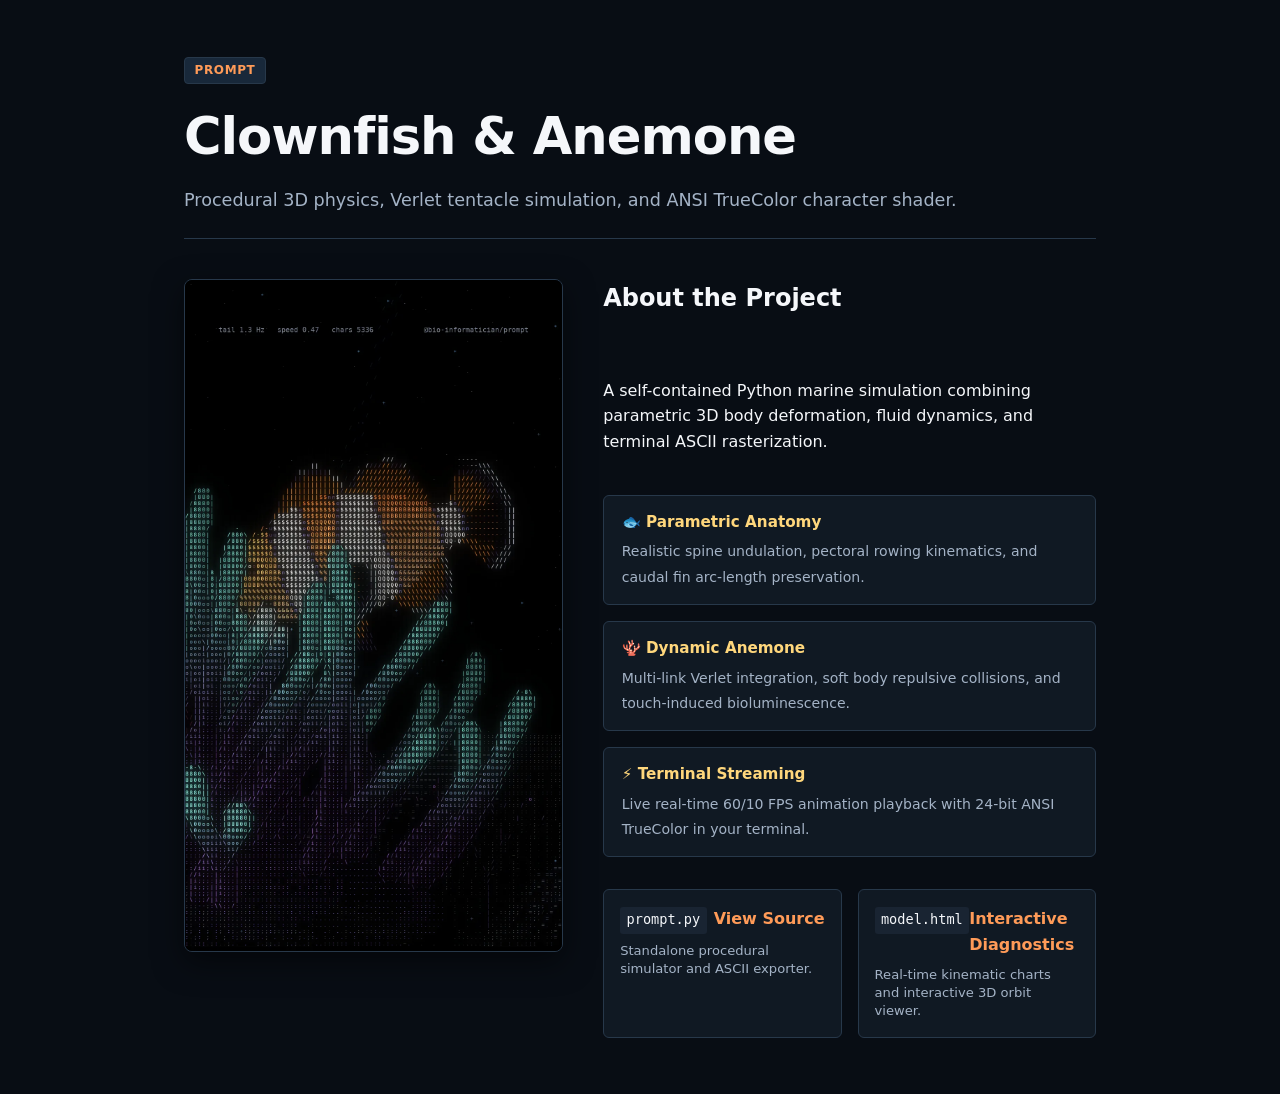
<file: index.html>
<!doctype html>
<html lang="en">
<head>
  <meta charset="utf-8">
  <meta name="viewport" content="width=device-width, initial-scale=1">
  <meta name="description" content="Prompt - Procedural ASCII Marine Ecosystem and 3D Clownfish Simulator.">
  <title>Prompt · Procedural Clownfish & Marine Ecosystem</title>
  <link rel="stylesheet" href="site.css">
</head>
<body>
  <main class="shell">
    <header class="masthead">
      <div>
        <span class="badge">PROMPT</span>
        <h1>Clownfish &amp; Anemone</h1>
        <p class="tagline">Procedural 3D physics, Verlet tentacle simulation, and ANSI TrueColor character shader.</p>
      </div>
    </header>

    <article class="scene">
      <div class="scene-preview">
        <img src="preview.webp" width="540" height="960" alt="Procedural ASCII Clownfish swimming over a sea anemone">
      </div>
      <div class="scene-copy">
        <h2>About the Project</h2>
        <p>A self-contained Python marine simulation combining parametric 3D body deformation, fluid dynamics, and terminal ASCII rasterization.</p>
        
        <div class="features-list">
          <div class="feature-item">
            <strong>🐟 Parametric Anatomy</strong>
            <span>Realistic spine undulation, pectoral rowing kinematics, and caudal fin arc-length preservation.</span>
          </div>
          <div class="feature-item">
            <strong>🪸 Dynamic Anemone</strong>
            <span>Multi-link Verlet integration, soft body repulsive collisions, and touch-induced bioluminescence.</span>
          </div>
          <div class="feature-item">
            <strong>⚡ Terminal Streaming</strong>
            <span>Live real-time 60/10 FPS animation playback with 24-bit ANSI TrueColor in your terminal.</span>
          </div>
        </div>

        <div class="scene-cards">
          <a class="scene-card" href="prompt.py">
            <div class="scene-card-header">
              <span class="filename">prompt.py</span>
              <strong>View Source</strong>
            </div>
            <p class="scene-card-desc">Standalone procedural simulator and ASCII exporter.</p>
          </a>
          <a class="scene-card" href="model.html">
            <div class="scene-card-header">
              <span class="filename">model.html</span>
              <strong>Interactive Diagnostics</strong>
            </div>
            <p class="scene-card-desc">Real-time kinematic charts and interactive 3D orbit viewer.</p>
          </a>
        </div>
      </div>
    </article>
  </main>
</body>
</html>
</file>
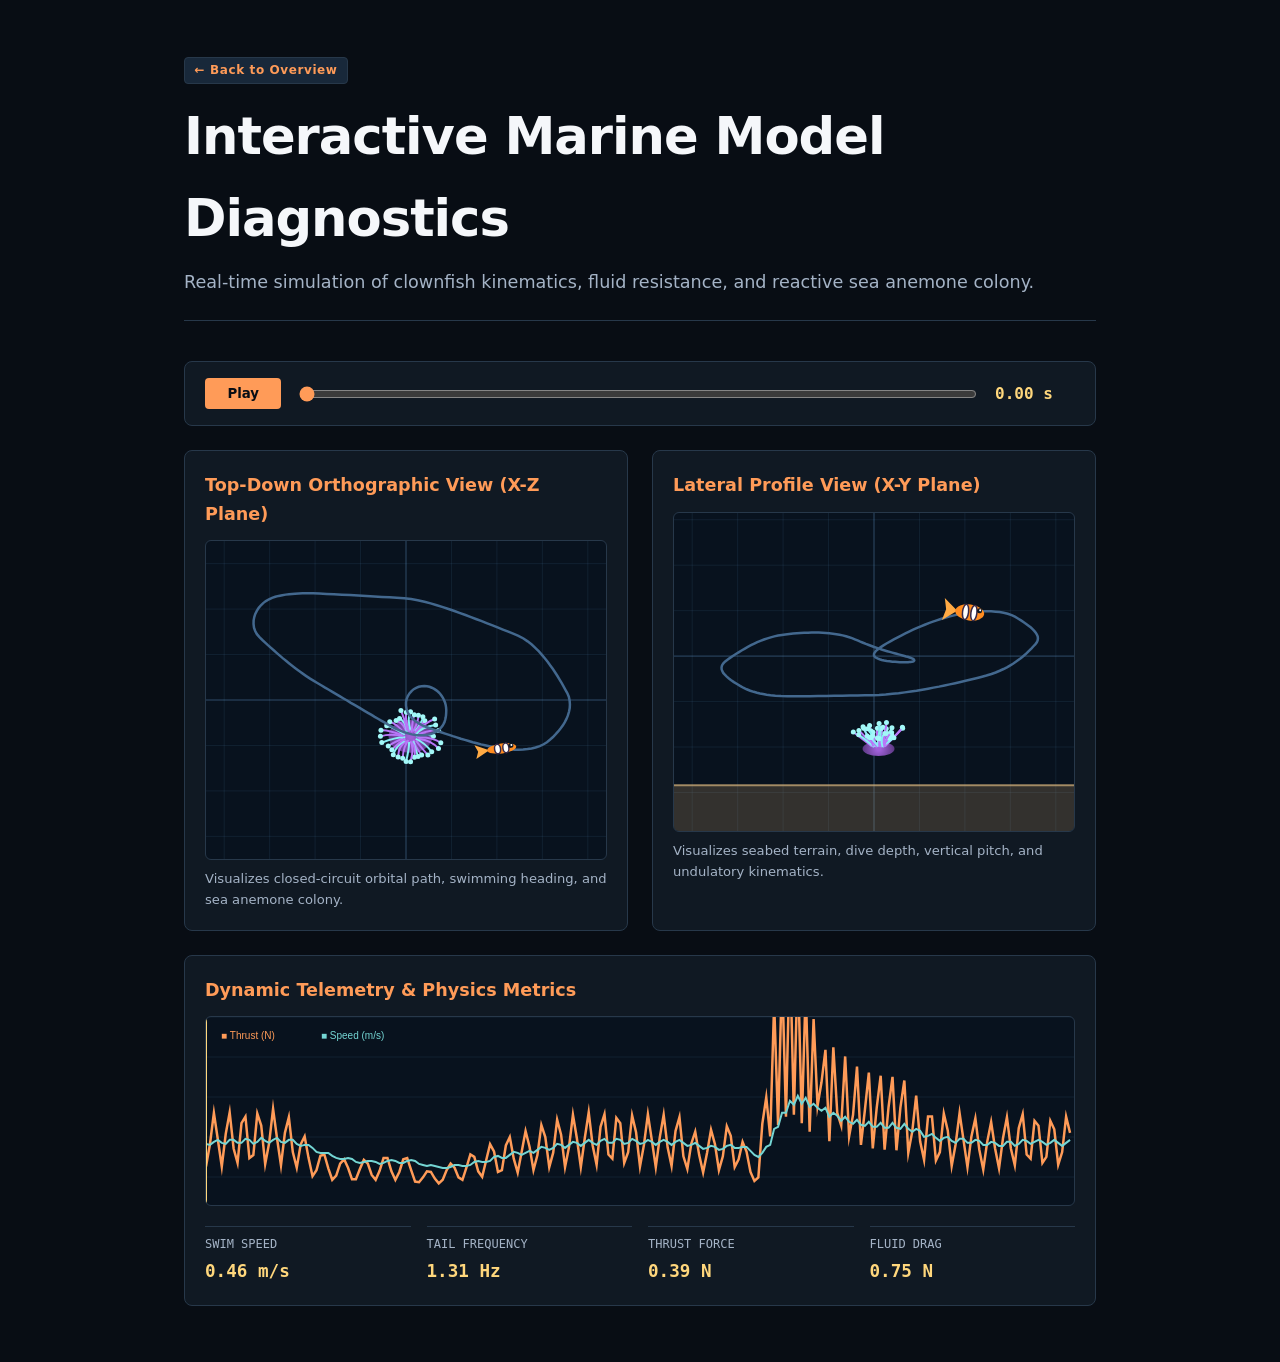
<file: model.html>
<!doctype html>
<html lang="en">
<head>
  <meta charset="utf-8">
  <meta name="viewport" content="width=device-width, initial-scale=1">
  <title>Prompt · Interactive Marine Model &amp; Diagnostics</title>
  <link rel="stylesheet" href="site.css">
  <style>
    .diagnostic-container {
      display: grid;
      grid-template-columns: 1fr 1fr;
      gap: 1.5rem;
      margin-top: 1.5rem;
    }
    .panel-card {
      background: var(--card-bg);
      border: 1px solid var(--border-color);
      border-radius: 8px;
      padding: 1.25rem;
    }
    .panel-card h3 {
      margin-top: 0;
      margin-bottom: 0.75rem;
      font-size: 1.1rem;
      color: var(--accent-color);
    }
    canvas {
      width: 100%;
      height: 320px;
      background: #08121e;
      border: 1px solid var(--border-color);
      border-radius: 6px;
      display: block;
    }
    .controls-bar {
      display: flex;
      gap: 1rem;
      align-items: center;
      background: var(--card-bg);
      border: 1px solid var(--border-color);
      border-radius: 8px;
      padding: 1rem 1.25rem;
      margin-top: 1.5rem;
    }
    .btn-play {
      background: var(--accent-color);
      color: #080d14;
      border: none;
      font-weight: 700;
      border-radius: 4px;
      padding: 0.5rem 1.4rem;
      cursor: pointer;
      font-family: inherit;
      transition: background 0.2s ease;
    }
    .btn-play:hover {
      background: var(--accent-glow);
    }
    input[type=range] {
      flex: 1;
      accent-color: var(--accent-color);
      cursor: pointer;
    }
    .telemetry-readout {
      display: grid;
      grid-template-columns: repeat(4, 1fr);
      gap: 1rem;
      margin-top: 1.25rem;
      font-family: var(--font-mono);
      font-size: 0.9rem;
    }
    .metric-box {
      border-top: 1px solid var(--border-color);
      padding-top: 0.5rem;
    }
    .metric-label {
      font-size: 0.75rem;
      color: var(--text-muted);
      display: block;
      margin-bottom: 0.2rem;
    }
    .metric-value {
      font-weight: 600;
      font-size: 1.1rem;
      color: var(--accent-glow);
    }
    @media (max-width: 48rem) {
      .diagnostic-container {
        grid-template-columns: 1fr;
      }
      .telemetry-readout {
        grid-template-columns: 1fr 1fr;
      }
    }
  </style>
</head>
<body>
  <main class="shell">
    <header class="masthead">
      <div>
        <a href="index.html" class="badge">← Back to Overview</a>
        <h1>Interactive Marine Model Diagnostics</h1>
        <p class="tagline">Real-time simulation of clownfish kinematics, fluid resistance, and reactive sea anemone colony.</p>
      </div>
    </header>

    <div class="controls-bar">
      <button id="playBtn" class="btn-play">Play</button>
      <input id="timeSlider" type="range" min="0" max="22.0" step="0.05" value="0">
      <span id="timeLabel" style="font-family: var(--font-mono); min-width: 5rem; font-weight: 600; color: var(--accent-glow);">0.00 s</span>
    </div>

    <div class="diagnostic-container">
      <div class="panel-card">
        <h3>Top-Down Orthographic View (X-Z Plane)</h3>
        <canvas id="topViewCanvas"></canvas>
        <p style="font-size: 0.82rem; color: var(--text-muted); margin: 0.5rem 0 0;">Visualizes closed-circuit orbital path, swimming heading, and sea anemone colony.</p>
      </div>
      <div class="panel-card">
        <h3>Lateral Profile View (X-Y Plane)</h3>
        <canvas id="sideViewCanvas"></canvas>
        <p style="font-size: 0.82rem; color: var(--text-muted); margin: 0.5rem 0 0;">Visualizes seabed terrain, dive depth, vertical pitch, and undulatory kinematics.</p>
      </div>
    </div>

    <div class="panel-card" style="margin-top: 1.5rem;">
      <h3>Dynamic Telemetry &amp; Physics Metrics</h3>
      <canvas id="chartCanvas" style="height: 190px;"></canvas>
      <div class="telemetry-readout">
        <div class="metric-box">
          <span class="metric-label">SWIM SPEED</span>
          <span class="metric-value" id="valSpeed">0.00 m/s</span>
        </div>
        <div class="metric-box">
          <span class="metric-label">TAIL FREQUENCY</span>
          <span class="metric-value" id="valHz">0.95 Hz</span>
        </div>
        <div class="metric-box">
          <span class="metric-label">THRUST FORCE</span>
          <span class="metric-value" id="valThrust">0.00 N</span>
        </div>
        <div class="metric-box">
          <span class="metric-label">FLUID DRAG</span>
          <span class="metric-value" id="valDrag">0.00 N</span>
        </div>
      </div>
    </div>
  </main>

  <script>
    const DURATION = 22.0;
    const SAMPLES = [[1.053, 0.48, 0.533, 0.46, 1.31, 0.39, 0.75, 34.695, -0.131], [1.008, 0.474, 0.526, 0.45, 1.31, 0.76, 0.71, 34.721, -0.158], [0.963, 0.466, 0.518, 0.48, 1.31, 1.28, 0.81, 34.745, -0.184], [0.916, 0.456, 0.508, 0.5, 1.32, 0.84, 0.85, 34.765, -0.208], [0.869, 0.445, 0.498, 0.47, 1.32, 0.39, 0.76, 34.783, -0.23], [0.826, 0.434, 0.488, 0.46, 1.32, 0.93, 0.74, 34.798, -0.251], [0.781, 0.422, 0.476, 0.5, 1.33, 1.29, 0.85, 34.812, -0.271], [0.734, 0.408, 0.464, 0.5, 1.33, 0.69, 0.86, 34.824, -0.29], [0.69, 0.393, 0.451, 0.47, 1.33, 0.45, 0.76, 34.835, -0.309], [0.648, 0.379, 0.439, 0.47, 1.33, 1.11, 0.77, 34.845, -0.326], [0.603, 0.363, 0.426, 0.51, 1.34, 1.22, 0.88, 34.853, -0.344], [0.558, 0.345, 0.411, 0.5, 1.34, 0.53, 0.85, 34.861, -0.361], [0.515, 0.328, 0.398, 0.46, 1.34, 0.58, 0.75, 34.868, -0.379], [0.474, 0.31, 0.384, 0.48, 1.34, 1.27, 0.81, 34.875, -0.396], [0.43, 0.29, 0.37, 0.52, 1.34, 1.07, 0.9, 34.881, -0.412], [0.386, 0.269, 0.355, 0.49, 1.34, 0.43, 0.83, 34.887, -0.425], [0.345, 0.249, 0.341, 0.47, 1.34, 0.78, 0.76, 34.893, -0.437], [0.304, 0.229, 0.326, 0.5, 1.35, 1.35, 0.85, 34.899, -0.447], [0.261, 0.206, 0.311, 0.52, 1.35, 0.86, 0.9, 34.905, -0.456], [0.218, 0.184, 0.295, 0.48, 1.34, 0.41, 0.8, 34.914, -0.464], [0.18, 0.163, 0.278, 0.47, 1.31, 0.95, 0.77, 35.005, -0.464], [0.142, 0.141, 0.258, 0.5, 1.29, 1.21, 0.85, 35.092, -0.466], [0.104, 0.118, 0.233, 0.5, 1.27, 0.63, 0.86, 35.179, -0.47], [0.071, 0.096, 0.206, 0.46, 1.24, 0.37, 0.74, 35.28, -0.473], [0.044, 0.076, 0.176, 0.44, 1.17, 0.76, 0.7, 35.465, -0.454], [0.022, 0.057, 0.142, 0.45, 1.12, 0.89, 0.73, 35.65, -0.431], [0.007, 0.039, 0.103, 0.45, 1.08, 0.53, 0.72, 35.835, -0.406], [-0.0, 0.022, 0.063, 0.42, 1.05, 0.23, 0.63, 36.02, -0.379], [-0.0, 0.008, 0.026, 0.38, 1.02, 0.33, 0.55, 36.205, -0.351], [0.006, -0.004, -0.008, 0.37, 1.0, 0.57, 0.52, 36.39, -0.323], [0.019, -0.016, -0.041, 0.37, 0.98, 0.59, 0.53, 36.571, -0.294], [0.038, -0.026, -0.072, 0.37, 0.97, 0.36, 0.52, 36.745, -0.266], [0.061, -0.035, -0.098, 0.34, 0.96, 0.17, 0.47, 36.913, -0.237], [0.085, -0.042, -0.119, 0.32, 0.95, 0.24, 0.41, 37.078, -0.209], [0.112, -0.048, -0.134, 0.31, 0.94, 0.44, 0.39, 37.238, -0.181], [0.14, -0.053, -0.145, 0.31, 0.94, 0.51, 0.41, 37.395, -0.154], [0.171, -0.057, -0.151, 0.32, 0.94, 0.37, 0.41, 37.55, -0.127], [0.202, -0.061, -0.153, 0.31, 0.93, 0.18, 0.39, 37.704, -0.102], [0.231, -0.063, -0.151, 0.28, 0.93, 0.18, 0.35, 37.846, -0.079], [0.258, -0.065, -0.145, 0.27, 0.93, 0.35, 0.33, 37.973, -0.059], [0.284, -0.067, -0.135, 0.28, 0.94, 0.5, 0.34, 38.095, -0.039], [0.31, -0.067, -0.122, 0.29, 0.94, 0.44, 0.37, 38.213, -0.02], [0.334, -0.068, -0.106, 0.29, 0.95, 0.25, 0.36, 38.327, -0.002], [0.356, -0.067, -0.088, 0.28, 0.95, 0.17, 0.34, 38.437, 0.016], [0.375, -0.067, -0.069, 0.26, 0.96, 0.32, 0.31, 38.545, 0.034], [0.391, -0.065, -0.047, 0.27, 0.96, 0.53, 0.33, 38.65, 0.051], [0.406, -0.064, -0.024, 0.29, 0.97, 0.53, 0.36, 38.752, 0.068], [0.419, -0.061, 0.003, 0.3, 0.97, 0.31, 0.38, 38.853, 0.085], [0.43, -0.059, 0.03, 0.29, 0.97, 0.17, 0.35, 38.952, 0.101], [0.437, -0.056, 0.057, 0.27, 0.97, 0.3, 0.33, 39.05, 0.117], [0.441, -0.052, 0.084, 0.27, 0.96, 0.51, 0.33, 39.146, 0.132], [0.443, -0.048, 0.111, 0.29, 0.95, 0.53, 0.36, 39.241, 0.148], [0.442, -0.044, 0.141, 0.3, 0.94, 0.33, 0.38, 39.325, 0.16], [0.44, -0.039, 0.169, 0.29, 0.89, 0.14, 0.35, 39.381, 0.158], [0.436, -0.035, 0.196, 0.26, 0.85, 0.13, 0.31, 39.435, 0.157], [0.43, -0.031, 0.221, 0.25, 0.83, 0.21, 0.28, 39.521, 0.161], [0.423, -0.027, 0.244, 0.24, 0.84, 0.31, 0.28, 39.643, 0.171], [0.412, -0.022, 0.265, 0.25, 0.85, 0.3, 0.28, 39.761, 0.182], [0.4, -0.018, 0.286, 0.24, 0.86, 0.19, 0.28, 39.873, 0.192], [0.385, -0.013, 0.304, 0.23, 0.87, 0.11, 0.26, 39.98, 0.201], [0.37, -0.008, 0.32, 0.22, 0.88, 0.17, 0.24, 40.083, 0.21], [0.353, -0.004, 0.334, 0.22, 0.89, 0.33, 0.23, 40.182, 0.219], [0.335, 0.001, 0.346, 0.23, 0.91, 0.44, 0.25, 40.276, 0.228], [0.315, 0.007, 0.357, 0.25, 0.92, 0.37, 0.28, 40.366, 0.236], [0.293, 0.013, 0.367, 0.25, 0.93, 0.21, 0.29, 40.452, 0.244], [0.271, 0.019, 0.375, 0.24, 0.95, 0.17, 0.27, 40.534, 0.252], [0.248, 0.025, 0.381, 0.24, 0.97, 0.37, 0.26, 40.612, 0.259], [0.226, 0.031, 0.385, 0.25, 0.98, 0.59, 0.29, 40.686, 0.267], [0.201, 0.038, 0.388, 0.28, 1.0, 0.55, 0.33, 40.756, 0.274], [0.173, 0.046, 0.389, 0.29, 1.02, 0.31, 0.36, 40.822, 0.281], [0.145, 0.054, 0.389, 0.28, 1.03, 0.22, 0.35, 40.884, 0.288], [0.119, 0.062, 0.387, 0.28, 1.05, 0.49, 0.33, 40.943, 0.295], [0.092, 0.07, 0.383, 0.29, 1.06, 0.76, 0.37, 40.998, 0.302], [0.063, 0.08, 0.378, 0.33, 1.08, 0.64, 0.43, 41.049, 0.308], [0.032, 0.09, 0.37, 0.34, 1.09, 0.3, 0.46, 41.096, 0.315], [0.001, 0.1, 0.361, 0.32, 1.11, 0.33, 0.42, 41.141, 0.322], [-0.027, 0.111, 0.351, 0.32, 1.12, 0.74, 0.42, 41.182, 0.328], [-0.057, 0.122, 0.34, 0.35, 1.13, 0.88, 0.49, 41.22, 0.335], [-0.089, 0.134, 0.327, 0.38, 1.14, 0.52, 0.55, 41.255, 0.342], [-0.121, 0.147, 0.311, 0.37, 1.15, 0.29, 0.52, 41.288, 0.349], [-0.151, 0.159, 0.296, 0.35, 1.16, 0.63, 0.49, 41.319, 0.356], [-0.181, 0.172, 0.28, 0.37, 1.17, 0.98, 0.53, 41.348, 0.364], [-0.211, 0.185, 0.262, 0.39, 1.18, 0.72, 0.57, 41.365, 0.35], [-0.242, 0.198, 0.244, 0.37, 1.2, 0.33, 0.53, 41.367, 0.309], [-0.273, 0.208, 0.226, 0.4, 1.21, 0.58, 0.58, 41.368, 0.27], [-0.308, 0.218, 0.206, 0.43, 1.23, 1.08, 0.67, 41.37, 0.234], [-0.345, 0.228, 0.185, 0.42, 1.24, 0.88, 0.65, 41.371, 0.2], [-0.379, 0.235, 0.164, 0.4, 1.25, 0.38, 0.59, 41.372, 0.169], [-0.414, 0.241, 0.144, 0.42, 1.26, 0.62, 0.65, 41.373, 0.14], [-0.452, 0.247, 0.122, 0.46, 1.27, 1.17, 0.75, 41.374, 0.114], [-0.492, 0.251, 0.098, 0.45, 1.28, 0.92, 0.72, 41.375, 0.089], [-0.529, 0.255, 0.076, 0.42, 1.29, 0.38, 0.65, 41.375, 0.066], [-0.567, 0.257, 0.054, 0.45, 1.3, 0.71, 0.71, 41.376, 0.045], [-0.607, 0.259, 0.031, 0.48, 1.3, 1.25, 0.81, 41.376, 0.025], [-0.648, 0.259, 0.006, 0.47, 1.31, 0.86, 0.76, 41.377, 0.007], [-0.687, 0.259, -0.017, 0.44, 1.31, 0.38, 0.69, 41.377, -0.01], [-0.726, 0.258, -0.04, 0.47, 1.32, 0.86, 0.77, 41.378, -0.026], [-0.768, 0.257, -0.064, 0.5, 1.32, 1.29, 0.85, 41.378, -0.041], [-0.81, 0.254, -0.089, 0.47, 1.32, 0.74, 0.77, 41.378, -0.055], [-0.849, 0.251, -0.113, 0.45, 1.33, 0.42, 0.73, 41.378, -0.069], [-0.89, 0.248, -0.136, 0.49, 1.33, 1.05, 0.82, 41.379, -0.082], [-0.933, 0.243, -0.162, 0.51, 1.33, 1.26, 0.87, 41.379, -0.095], [-0.975, 0.238, -0.187, 0.47, 1.33, 0.59, 0.77, 41.379, -0.108], [-1.014, 0.233, -0.21, 0.47, 1.34, 0.52, 0.76, 41.379, -0.122], [-1.055, 0.226, -0.235, 0.51, 1.33, 1.2, 0.86, 41.409, -0.159], [-1.097, 0.217, -0.263, 0.5, 1.32, 1.11, 0.86, 41.434, -0.194], [-1.136, 0.206, -0.29, 0.46, 1.32, 0.45, 0.75, 41.456, -0.225], [-1.172, 0.195, -0.316, 0.47, 1.31, 0.63, 0.77, 41.475, -0.254], [-1.21, 0.182, -0.344, 0.51, 1.31, 1.24, 0.87, 41.492, -0.281], [-1.249, 0.168, -0.374, 0.49, 1.31, 0.96, 0.83, 41.507, -0.306], [-1.284, 0.153, -0.402, 0.46, 1.31, 0.39, 0.73, 41.52, -0.331], [-1.317, 0.137, -0.429, 0.47, 1.31, 0.75, 0.78, 41.531, -0.353], [-1.353, 0.12, -0.458, 0.5, 1.31, 1.26, 0.86, 41.541, -0.374], [-1.388, 0.101, -0.488, 0.48, 1.3, 0.83, 0.81, 41.551, -0.391], [-1.42, 0.083, -0.516, 0.45, 1.3, 0.38, 0.72, 41.559, -0.407], [-1.452, 0.064, -0.544, 0.48, 1.3, 0.87, 0.78, 41.567, -0.42], [-1.485, 0.044, -0.574, 0.5, 1.3, 1.25, 0.86, 41.574, -0.432], [-1.519, 0.023, -0.604, 0.48, 1.3, 0.71, 0.78, 41.581, -0.443], [-1.549, 0.003, -0.632, 0.45, 1.3, 0.4, 0.72, 41.587, -0.452], [-1.58, -0.017, -0.66, 0.48, 1.3, 0.98, 0.8, 41.593, -0.46], [-1.612, -0.04, -0.691, 0.5, 1.29, 1.21, 0.85, 41.614, -0.466], [-1.64, -0.062, -0.724, 0.47, 1.24, 0.56, 0.76, 41.799, -0.472], [-1.659, -0.082, -0.759, 0.44, 1.2, 0.35, 0.69, 41.984, -0.477], [-1.672, -0.103, -0.796, 0.45, 1.18, 0.77, 0.73, 42.169, -0.481], [-1.677, -0.124, -0.837, 0.47, 1.17, 0.97, 0.75, 42.347, -0.485], [-1.676, -0.146, -0.877, 0.44, 1.16, 0.58, 0.68, 42.509, -0.488], [-1.669, -0.165, -0.913, 0.41, 1.17, 0.29, 0.61, 42.658, -0.491], [-1.658, -0.185, -0.947, 0.42, 1.17, 0.62, 0.63, 42.796, -0.493], [-1.641, -0.205, -0.981, 0.44, 1.18, 1.0, 0.69, 42.925, -0.496], [-1.62, -0.226, -1.014, 0.43, 1.19, 0.76, 0.67, 43.047, -0.498], [-1.596, -0.246, -1.042, 0.4, 1.2, 0.33, 0.6, 43.164, -0.5], [-1.571, -0.265, -1.066, 0.41, 1.21, 0.56, 0.61, 43.277, -0.501], [-1.541, -0.286, -1.088, 0.44, 1.22, 1.06, 0.7, 43.386, -0.503], [-1.507, -0.307, -1.108, 0.45, 1.24, 0.9, 0.71, 43.494, -0.504], [-1.473, -0.328, -1.124, 0.42, 1.25, 0.38, 0.63, 43.603, -0.505], [-1.438, -0.348, -1.135, 0.42, 1.19, 0.51, 0.63, 43.694, -0.466], [-1.401, -0.365, -1.145, 0.43, 1.1, 0.8, 0.67, 43.751, -0.4], [-1.361, -0.381, -1.153, 0.43, 1.03, 0.64, 0.65, 43.799, -0.341], [-1.323, -0.393, -1.159, 0.39, 0.97, 0.3, 0.57, 43.839, -0.291], [-1.287, -0.403, -1.164, 0.35, 0.93, 0.15, 0.49, 43.873, -0.246], [-1.254, -0.411, -1.167, 0.33, 0.89, 0.21, 0.45, 43.901, -0.208], [-1.221, -0.417, -1.17, 0.37, 1.3, 1.1, 0.51, 43.916, -0.187], [-1.181, -0.424, -1.172, 0.43, 1.7, 1.54, 0.65, 43.938, -0.155], [-1.138, -0.43, -1.173, 0.45, 2.0, 0.89, 0.73, 43.964, -0.119], [-1.085, -0.435, -1.173, 0.61, 2.22, 3.11, 1.2, 43.986, -0.083], [-1.022, -0.439, -1.173, 0.63, 2.38, 1.08, 1.27, 44.005, -0.053], [-0.953, -0.441, -1.171, 0.77, 2.5, 3.63, 1.78, 44.019, -0.028], [-0.874, -0.443, -1.167, 0.77, 2.59, 1.22, 1.76, 44.028, -0.009], [-0.793, -0.443, -1.163, 0.89, 2.66, 4.02, 2.27, 44.035, 0.005], [-0.705, -0.442, -1.159, 0.85, 2.7, 1.25, 2.09, 44.038, 0.014], [-0.616, -0.44, -1.154, 0.94, 2.56, 3.81, 2.52, 44.04, 0.016], [-0.526, -0.439, -1.149, 0.86, 2.42, 1.11, 2.14, 44.041, 0.017], [-0.437, -0.437, -1.144, 0.92, 2.31, 3.34, 2.4, 44.042, 0.017], [-0.349, -0.436, -1.139, 0.83, 2.22, 0.97, 2.01, 44.042, 0.018], [-0.266, -0.434, -1.134, 0.86, 2.15, 2.84, 2.15, 44.043, 0.018], [-0.181, -0.433, -1.129, 0.82, 2.1, 1.4, 1.96, 44.043, 0.019], [-0.102, -0.431, -1.124, 0.79, 2.05, 1.79, 1.84, 44.043, 0.019], [-0.021, -0.43, -1.119, 0.82, 2.01, 2.33, 1.96, 44.043, 0.02], [0.056, -0.427, -1.111, 0.73, 1.94, 0.81, 1.63, 44.122, 0.051], [0.129, -0.422, -1.098, 0.77, 1.88, 2.37, 1.77, 44.181, 0.076], [0.203, -0.415, -1.081, 0.74, 1.84, 1.28, 1.64, 44.224, 0.096], [0.271, -0.408, -1.063, 0.69, 1.8, 1.07, 1.45, 44.256, 0.113], [0.339, -0.399, -1.043, 0.73, 1.77, 2.22, 1.62, 44.28, 0.127], [0.406, -0.389, -1.022, 0.68, 1.75, 0.89, 1.43, 44.298, 0.139], [0.468, -0.38, -1.001, 0.66, 1.73, 1.25, 1.35, 44.312, 0.15], [0.532, -0.369, -0.979, 0.7, 1.72, 2.05, 1.51, 44.323, 0.159], [0.595, -0.358, -0.956, 0.65, 1.71, 0.75, 1.32, 44.332, 0.167], [0.654, -0.347, -0.935, 0.64, 1.7, 1.33, 1.28, 44.339, 0.175], [0.715, -0.336, -0.912, 0.68, 1.69, 1.95, 1.44, 44.344, 0.182], [0.776, -0.323, -0.888, 0.63, 1.68, 0.69, 1.25, 44.349, 0.189], [0.833, -0.311, -0.867, 0.63, 1.68, 1.37, 1.24, 44.352, 0.195], [0.893, -0.298, -0.843, 0.67, 1.68, 1.9, 1.4, 44.355, 0.202], [0.952, -0.285, -0.82, 0.62, 1.67, 0.67, 1.22, 44.358, 0.208], [1.007, -0.272, -0.798, 0.62, 1.67, 1.38, 1.22, 44.36, 0.215], [1.066, -0.258, -0.775, 0.67, 1.67, 1.88, 1.37, 44.361, 0.222], [1.125, -0.244, -0.752, 0.62, 1.67, 0.66, 1.21, 44.363, 0.23], [1.179, -0.23, -0.73, 0.61, 1.67, 1.37, 1.2, 44.364, 0.238], [1.237, -0.214, -0.706, 0.66, 1.63, 1.82, 1.36, 44.405, 0.254], [1.292, -0.197, -0.677, 0.61, 1.55, 0.62, 1.18, 44.523, 0.28], [1.338, -0.18, -0.645, 0.58, 1.49, 0.97, 1.1, 44.614, 0.302], [1.383, -0.161, -0.61, 0.61, 1.45, 1.57, 1.19, 44.687, 0.321], [1.425, -0.142, -0.571, 0.59, 1.42, 0.81, 1.11, 44.745, 0.338], [1.462, -0.123, -0.534, 0.53, 1.39, 0.5, 0.95, 44.794, 0.353], [1.495, -0.104, -0.497, 0.54, 1.37, 1.22, 0.98, 44.835, 0.367], [1.529, -0.084, -0.457, 0.56, 1.36, 1.22, 1.03, 44.871, 0.381], [1.56, -0.063, -0.417, 0.52, 1.34, 0.49, 0.91, 44.901, 0.394], [1.587, -0.043, -0.38, 0.49, 1.33, 0.63, 0.83, 44.928, 0.407], [1.614, -0.023, -0.343, 0.52, 1.33, 1.27, 0.9, 44.951, 0.419], [1.641, -0.001, -0.303, 0.53, 1.32, 0.99, 0.93, 44.972, 0.431], [1.666, 0.02, -0.264, 0.49, 1.32, 0.4, 0.81, 44.991, 0.442], [1.688, 0.041, -0.227, 0.47, 1.31, 0.76, 0.78, 45.008, 0.451], [1.71, 0.062, -0.19, 0.51, 1.31, 1.28, 0.87, 45.024, 0.459], [1.733, 0.085, -0.15, 0.51, 1.31, 0.83, 0.87, 45.039, 0.466], [1.754, 0.108, -0.112, 0.47, 1.31, 0.38, 0.76, 45.054, 0.472], [1.774, 0.129, -0.076, 0.47, 1.31, 0.89, 0.76, 45.068, 0.478], [1.791, 0.151, -0.036, 0.5, 1.27, 1.19, 0.85, 45.225, 0.474], [1.8, 0.173, 0.007, 0.49, 1.25, 0.67, 0.82, 45.397, 0.469], [1.803, 0.195, 0.049, 0.45, 1.24, 0.34, 0.71, 45.544, 0.464], [1.801, 0.214, 0.088, 0.45, 1.24, 0.8, 0.7, 45.673, 0.459], [1.793, 0.234, 0.129, 0.48, 1.24, 1.13, 0.78, 45.786, 0.455], [1.781, 0.255, 0.17, 0.47, 1.25, 0.69, 0.78, 45.887, 0.451], [1.765, 0.275, 0.208, 0.44, 1.26, 0.36, 0.69, 45.978, 0.447], [1.747, 0.294, 0.243, 0.44, 1.27, 0.86, 0.69, 46.059, 0.444], [1.726, 0.314, 0.278, 0.48, 1.29, 1.21, 0.79, 46.131, 0.442], [1.7, 0.334, 0.314, 0.48, 1.3, 0.69, 0.79, 46.197, 0.44], [1.674, 0.354, 0.346, 0.44, 1.31, 0.41, 0.7, 46.257, 0.44], [1.647, 0.373, 0.376, 0.46, 1.32, 1.03, 0.73, 46.31, 0.439], [1.617, 0.393, 0.407, 0.5, 1.33, 1.26, 0.84, 46.359, 0.44], [1.583, 0.414, 0.437, 0.49, 1.34, 0.59, 0.82, 46.404, 0.442], [1.55, 0.434, 0.464, 0.46, 1.33, 0.52, 0.73, 46.481, 0.418], [1.514, 0.451, 0.487, 0.48, 1.3, 1.15, 0.78, 46.622, 0.336], [1.471, 0.465, 0.507, 0.5, 1.29, 1.07, 0.86, 46.738, 0.265], [1.425, 0.476, 0.522, 0.48, 1.28, 0.45, 0.79, 46.836, 0.202], [1.381, 0.484, 0.533, 0.45, 1.28, 0.55, 0.71, 46.92, 0.146], [1.337, 0.489, 0.54, 0.47, 1.28, 1.15, 0.77, 46.992, 0.095], [1.288, 0.493, 0.545, 0.5, 1.29, 1.01, 0.84, 47.054, 0.048], [1.24, 0.494, 0.546, 0.47, 1.29, 0.42, 0.77, 47.108, 0.006], [1.195, 0.493, 0.546, 0.44, 1.29, 0.63, 0.7, 47.155, -0.033], [1.149, 0.49, 0.543, 0.47, 1.3, 1.22, 0.78, 47.195, -0.068], [1.101, 0.486, 0.539, 0.5, 1.3, 0.95, 0.84, 47.23, -0.101], [1.053, 0.48, 0.533, 0.46, 1.31, 0.39, 0.75, 34.695, -0.131]];

    // Anemone colony tentacles configuration
    const ANEMONE_ROOT = { x: 0.05, y: -1.02, z: 0.40 };
    const TENTACLE_SEEDS = [];
    for (let i = 0; i < 32; i++) {
      const angle = (i / 32) * Math.PI * 2;
      const rad = 0.35 + 0.25 * ((i * 7) % 5) / 5;
      const len = 0.55 + 0.25 * ((i * 13) % 7) / 7;
      TENTACLE_SEEDS.push({ angle, rad, len });
    }

    function sampleTrajectory(t) {
      const clampedT = ((t % DURATION) + DURATION) % DURATION;
      const fracIndex = (clampedT / DURATION) * (SAMPLES.length - 1);
      const baseIdx = Math.floor(fracIndex);
      const w = fracIndex - baseIdx;
      const s0 = SAMPLES[baseIdx];
      const s1 = SAMPLES[Math.min(baseIdx + 1, SAMPLES.length - 1)];

      const lerp = (a, b) => a * (1 - w) + b * w;
      return {
        x: lerp(s0[0], s1[0]),
        y: lerp(s0[1], s1[1]),
        z: lerp(s0[2], s1[2]),
        speed: lerp(s0[3], s1[3]),
        hz: lerp(s0[4], s1[4]),
        thrust: lerp(s0[5], s1[5]),
        drag: lerp(s0[6], s1[6]),
        yaw: lerp(s0[7], s1[7]),
        pitch: lerp(s0[8], s1[8]),
      };
    }

    const playBtn = document.getElementById("playBtn");
    const timeSlider = document.getElementById("timeSlider");
    const timeLabel = document.getElementById("timeLabel");
    const valSpeed = document.getElementById("valSpeed");
    const valHz = document.getElementById("valHz");
    const valThrust = document.getElementById("valThrust");
    const valDrag = document.getElementById("valDrag");

    const topCanvas = document.getElementById("topViewCanvas");
    const sideCanvas = document.getElementById("sideViewCanvas");
    const chartCanvas = document.getElementById("chartCanvas");

    let currentTime = 0.0;
    let isPlaying = false;
    let lastAnimTime = null;

    function updateCanvasDimensions() {
      [topCanvas, sideCanvas, chartCanvas].forEach(c => {
        c.width = c.clientWidth * window.devicePixelRatio;
        c.height = c.clientHeight * window.devicePixelRatio;
      });
      renderKinematicViews();
    }
    window.addEventListener("resize", updateCanvasDimensions);

    function drawGrid(ctx, w, h, ox, oy, scale, xRange, yRange, xLabel, yLabel) {
      ctx.save();
      ctx.strokeStyle = "rgba(70, 110, 150, 0.16)";
      ctx.lineWidth = 1 * window.devicePixelRatio;
      ctx.fillStyle = "rgba(160, 190, 220, 0.4)";
      ctx.font = `${10 * window.devicePixelRatio}px sans-serif`;

      const step = 0.5 * scale;
      for (let x = ox % step; x < w; x += step) {
        ctx.beginPath();
        ctx.moveTo(x, 0);
        ctx.lineTo(x, h);
        ctx.stroke();
      }
      for (let y = oy % step; y < h; y += step) {
        ctx.beginPath();
        ctx.moveTo(0, y);
        ctx.lineTo(w, y);
        ctx.stroke();
      }

      ctx.strokeStyle = "rgba(100, 150, 200, 0.35)";
      ctx.beginPath();
      ctx.moveTo(0, oy); ctx.lineTo(w, oy);
      ctx.moveTo(ox, 0); ctx.lineTo(ox, h);
      ctx.stroke();
      ctx.restore();
    }

    function drawClownfish(ctx, px, py, angle, scale, time, hz, lateral=false) {
      ctx.save();
      ctx.translate(px, py);
      ctx.rotate(angle);

      const fLen = 28 * window.devicePixelRatio;
      const fWidth = (lateral ? 16 : 10) * window.devicePixelRatio;
      const tailWag = Math.sin(time * hz * Math.PI * 2) * (5 * window.devicePixelRatio);

      // Caudal fin
      ctx.fillStyle = "#ffaa44";
      ctx.beginPath();
      ctx.moveTo(-fLen * 0.45, 0);
      ctx.lineTo(-fLen * 0.95, -fWidth * 0.7 + tailWag);
      ctx.lineTo(-fLen * 0.85, tailWag);
      ctx.lineTo(-fLen * 0.95, fWidth * 0.7 + tailWag);
      ctx.closePath();
      ctx.fill();

      // Fish Body
      ctx.fillStyle = "#ff8c20";
      ctx.beginPath();
      ctx.ellipse(0, 0, fLen * 0.52, fWidth * 0.5, 0, 0, Math.PI * 2);
      ctx.fill();

      // White Stripes
      ctx.fillStyle = "#ffffff";
      ctx.strokeStyle = "#352848";
      ctx.lineWidth = 1.5 * window.devicePixelRatio;

      [-fLen * 0.15, fLen * 0.15].forEach(sx => {
        ctx.beginPath();
        ctx.ellipse(sx, 0, 3 * window.devicePixelRatio, fWidth * 0.48, 0, 0, Math.PI * 2);
        ctx.fill();
        ctx.stroke();
      });

      // Eye
      ctx.fillStyle = "#111822";
      ctx.beginPath();
      ctx.arc(fLen * 0.34, -fWidth * 0.18, 2.5 * window.devicePixelRatio, 0, Math.PI * 2);
      ctx.fill();

      // Eye shine
      ctx.fillStyle = "#ffffff";
      ctx.beginPath();
      ctx.arc(fLen * 0.36, -fWidth * 0.22, 1 * window.devicePixelRatio, 0, Math.PI * 2);
      ctx.fill();

      ctx.restore();
    }

    function drawAnemone(ctx, cx, cy, scale, time, view="top") {
      ctx.save();
      const moundRadius = (view === "top" ? 22 : 16) * window.devicePixelRatio;

      // Base Mound
      const grad = ctx.createRadialGradient(cx, cy, 2, cx, cy, moundRadius);
      grad.addColorStop(0, "#a060d8");
      grad.addColorStop(1, "#5b3882");
      ctx.fillStyle = grad;
      ctx.beginPath();
      ctx.ellipse(cx, cy, moundRadius, moundRadius * (view === "top" ? 0.75 : 0.45), 0, 0, Math.PI * 2);
      ctx.fill();

      // Tentacles
      TENTACLE_SEEDS.forEach((seed, idx) => {
        const baseAngle = seed.angle;
        const currentSurge = Math.sin(time * 1.4 + baseAngle * 2) * 0.18;
        const tentacleLen = seed.len * scale * 0.35;
        
        let tx0 = cx, ty0 = cy;
        let tx1 = cx, ty1 = cy;

        if (view === "top") {
          tx0 = cx + Math.cos(baseAngle) * seed.rad * moundRadius * 0.7;
          ty0 = cy + Math.sin(baseAngle) * seed.rad * moundRadius * 0.7 * 0.75;
          const a = baseAngle + currentSurge;
          tx1 = tx0 + Math.cos(a) * tentacleLen;
          ty1 = ty0 + Math.sin(a) * tentacleLen * 0.85;
        } else {
          tx0 = cx + Math.cos(baseAngle) * seed.rad * moundRadius * 0.8;
          ty0 = cy - seed.rad * moundRadius * 0.3;
          tx1 = tx0 + Math.cos(baseAngle + currentSurge) * tentacleLen * 0.5 + Math.sin(time * 1.2 + idx) * 8;
          ty1 = ty0 - tentacleLen * (0.7 + 0.3 * Math.sin(baseAngle));
        }

        ctx.strokeStyle = idx % 3 === 0 ? "#88eff5" : "#b876f8";
        ctx.lineWidth = 2 * window.devicePixelRatio;
        ctx.beginPath();
        ctx.moveTo(tx0, ty0);
        const mx = (tx0 + tx1) / 2 + Math.sin(time * 2.0 + idx) * 4 * window.devicePixelRatio;
        const my = (ty0 + ty1) / 2 - 3 * window.devicePixelRatio;
        ctx.quadraticCurveTo(mx, my, tx1, ty1);
        ctx.stroke();

        // Tip glowing dot
        ctx.fillStyle = "#a2f8f8";
        ctx.beginPath();
        ctx.arc(tx1, ty1, 2.5 * window.devicePixelRatio, 0, Math.PI * 2);
        ctx.fill();
      });

      ctx.restore();
    }

    function renderKinematicViews() {
      const state = sampleTrajectory(currentTime);

      timeLabel.textContent = `${currentTime.toFixed(2)} s`;
      timeSlider.value = currentTime;
      valSpeed.textContent = `${state.speed.toFixed(2)} m/s`;
      valHz.textContent = `${state.hz.toFixed(2)} Hz`;
      valThrust.textContent = `${state.thrust.toFixed(2)} N`;
      valDrag.textContent = `${state.drag.toFixed(2)} N`;

      // 1. TOP-DOWN VIEW (X - Z)
      const ctxTop = topCanvas.getContext("2d");
      const wTop = topCanvas.width, hTop = topCanvas.height;
      ctxTop.clearRect(0, 0, wTop, hTop);

      const scaleTop = wTop / 4.4;
      const oxTop = wTop * 0.5;
      const oyTop = hTop * 0.5;

      drawGrid(ctxTop, wTop, hTop, oxTop, oyTop, scaleTop, [-2, 2], [-2, 2], "X", "Z");

      // Draw Anemone in Top view
      const anemoneXTop = oxTop + ANEMONE_ROOT.x * scaleTop;
      const anemoneZTop = oyTop + ANEMONE_ROOT.z * scaleTop;
      drawAnemone(ctxTop, anemoneXTop, anemoneZTop, scaleTop, currentTime, "top");

      // Draw Orbit Path
      ctxTop.strokeStyle = "#43688e";
      ctxTop.lineWidth = 2.5 * window.devicePixelRatio;
      ctxTop.beginPath();
      for (let s = 0; s <= DURATION; s += 0.1) {
        const pt = sampleTrajectory(s);
        const px = oxTop + pt.x * scaleTop;
        const pz = oyTop + pt.z * scaleTop;
        if (s === 0) ctxTop.moveTo(px, pz);
        else ctxTop.lineTo(px, pz);
      }
      ctxTop.closePath();
      ctxTop.stroke();

      // Draw Fish in Top View
      const fxTop = oxTop + state.x * scaleTop;
      const fzTop = oyTop + state.z * scaleTop;
      const topAngle = -state.yaw + Math.PI;
      drawClownfish(ctxTop, fxTop, fzTop, topAngle, scaleTop, currentTime, state.hz, false);

      // 2. LATERAL VIEW (X - Y)
      const ctxSide = sideCanvas.getContext("2d");
      const wSide = sideCanvas.width, hSide = sideCanvas.height;
      ctxSide.clearRect(0, 0, wSide, hSide);

      const scaleSide = wSide / 4.4;
      const oxSide = wSide * 0.5;
      const oySide = hSide * 0.45;

      drawGrid(ctxSide, wSide, hSide, oxSide, oySide, scaleSide, [-2, 2], [-1.5, 1.5], "X", "Y");

      // Seabed floor
      const seabedY = oySide - (-1.42) * scaleSide;
      ctxSide.fillStyle = "rgba(180, 145, 95, 0.25)";
      ctxSide.fillRect(0, seabedY, wSide, hSide - seabedY);
      ctxSide.strokeStyle = "rgba(215, 180, 125, 0.7)";
      ctxSide.lineWidth = 2 * window.devicePixelRatio;
      ctxSide.beginPath();
      ctxSide.moveTo(0, seabedY);
      ctxSide.lineTo(wSide, seabedY);
      ctxSide.stroke();

      // Draw Anemone in Lateral View
      const anemoneXSide = oxSide + ANEMONE_ROOT.x * scaleSide;
      const anemoneYSide = oySide - ANEMONE_ROOT.y * scaleSide;
      drawAnemone(ctxSide, anemoneXSide, anemoneYSide, scaleSide, currentTime, "side");

      // Draw Path in Lateral View
      ctxSide.strokeStyle = "#43688e";
      ctxSide.lineWidth = 2.5 * window.devicePixelRatio;
      ctxSide.beginPath();
      for (let s = 0; s <= DURATION; s += 0.1) {
        const pt = sampleTrajectory(s);
        const px = oxSide + pt.x * scaleSide;
        const py = oySide - pt.y * scaleSide;
        if (s === 0) ctxSide.moveTo(px, py);
        else ctxSide.lineTo(px, py);
      }
      ctxSide.closePath();
      ctxSide.stroke();

      // Draw Fish in Lateral View
      const fxSide = oxSide + state.x * scaleSide;
      const fySide = oySide - state.y * scaleSide;
      const sideAngle = -state.pitch;
      drawClownfish(ctxSide, fxSide, fySide, sideAngle, scaleSide, currentTime, state.hz, true);

      // 3. CHART CANVAS
      const ctxChart = chartCanvas.getContext("2d");
      const wChart = chartCanvas.width, hChart = chartCanvas.height;
      ctxChart.clearRect(0, 0, wChart, hChart);

      // Chart background grid
      ctxChart.strokeStyle = "rgba(70, 110, 150, 0.16)";
      ctxChart.lineWidth = 1 * window.devicePixelRatio;
      for (let y = 0; y < hChart; y += 40 * window.devicePixelRatio) {
        ctxChart.beginPath(); ctxChart.moveTo(0, y); ctxChart.lineTo(wChart, y); ctxChart.stroke();
      }

      // Thrust Curve
      ctxChart.beginPath();
      ctxChart.strokeStyle = "#ff9b58";
      ctxChart.lineWidth = 2.5 * window.devicePixelRatio;
      for (let s = 0; s <= DURATION; s += 0.1) {
        const sample = sampleTrajectory(s);
        const px = (s / DURATION) * wChart;
        const py = hChart - (sample.thrust / 2.5) * (hChart * 0.8) - 15;
        if (s === 0) ctxChart.moveTo(px, py);
        else ctxChart.lineTo(px, py);
      }
      ctxChart.stroke();

      // Speed Curve
      ctxChart.beginPath();
      ctxChart.strokeStyle = "#74d6d4";
      ctxChart.lineWidth = 2.0 * window.devicePixelRatio;
      for (let s = 0; s <= DURATION; s += 0.1) {
        const sample = sampleTrajectory(s);
        const px = (s / DURATION) * wChart;
        const py = hChart - (sample.speed / 1.5) * (hChart * 0.8) - 15;
        if (s === 0) ctxChart.moveTo(px, py);
        else ctxChart.lineTo(px, py);
      }
      ctxChart.stroke();

      // Legend
      ctxChart.font = `${11 * window.devicePixelRatio}px var(--font-mono)`;
      ctxChart.fillStyle = "#ff9b58";
      ctxChart.fillText("■ Thrust (N)", 15 * window.devicePixelRatio, 22 * window.devicePixelRatio);
      ctxChart.fillStyle = "#74d6d4";
      ctxChart.fillText("■ Speed (m/s)", 115 * window.devicePixelRatio, 22 * window.devicePixelRatio);

      // Playhead Marker
      const markerX = (currentTime / DURATION) * wChart;
      ctxChart.strokeStyle = "#ffd77c";
      ctxChart.lineWidth = 2 * window.devicePixelRatio;
      ctxChart.beginPath();
      ctxChart.moveTo(markerX, 0);
      ctxChart.lineTo(markerX, hChart);
      ctxChart.stroke();
    }

    function stepAnimationCycle(timestamp) {
      if (!isPlaying) return;
      if (lastAnimTime === null) lastAnimTime = timestamp;
      const dt = (timestamp - lastAnimTime) / 1000.0;
      lastAnimTime = timestamp;

      currentTime = (currentTime + dt) % DURATION;
      renderKinematicViews();
      requestAnimationFrame(stepAnimationCycle);
    }

    playBtn.addEventListener("click", () => {
      isPlaying = !isPlaying;
      playBtn.textContent = isPlaying ? "Pause" : "Play";
      if (isPlaying) {
        lastAnimTime = null;
        requestAnimationFrame(stepAnimationCycle);
      }
    });

    timeSlider.addEventListener("input", (e) => {
      currentTime = parseFloat(e.target.value);
      renderKinematicViews();
    });

    updateCanvasDimensions();
  </script>
</body>
</html>
</file>
<file: site.css>
:root {
  color-scheme: dark;
  --bg-color: #080d14;
  --card-bg: #101923;
  --text-main: #f5f7fa;
  --text-muted: #a4b3c6;
  --border-color: #27384a;
  --accent-color: #ff9b58;
  --accent-glow: #ffd77c;
  --badge-bg: #18283a;
  --font-sans: system-ui, -apple-system, BlinkMacSystemFont, "Segoe UI", Roboto, "Inter", "Helvetica Neue", sans-serif;
  --font-mono: ui-monospace, SFMono-Regular, "Cascadia Code", "Source Code Pro", Menlo, Consolas, "DejaVu Sans Mono", monospace;
}

* {
  box-sizing: border-box;
}

body {
  margin: 0;
  background-color: var(--bg-color);
  color: var(--text-main);
  font-family: var(--font-sans);
  line-height: 1.6;
  -webkit-font-smoothing: antialiased;
}

a {
  color: var(--accent-color);
  text-decoration: none;
}

a:hover {
  text-decoration: underline;
}

.shell {
  max-width: 64rem;
  margin: 0 auto;
  padding: clamp(1.5rem, 5vw, 3.5rem);
}

.masthead {
  margin-bottom: 2.5rem;
  border-bottom: 1px solid var(--border-color);
  padding-bottom: 1.5rem;
}

.badge {
  display: inline-block;
  background: var(--badge-bg);
  color: var(--accent-color);
  border: 1px solid var(--border-color);
  border-radius: 4px;
  font-size: 0.75rem;
  font-weight: 700;
  letter-spacing: 0.05em;
  padding: 0.2rem 0.6rem;
  margin-bottom: 0.75rem;
}

h1 {
  margin: 0 0 0.5rem 0;
  font-size: clamp(2rem, 5vw, 3.2rem);
  font-weight: 700;
  letter-spacing: -0.02em;
}

h2 {
  font-size: 1.5rem;
  margin-top: 0;
}

.tagline {
  color: var(--text-muted);
  font-size: 1.1rem;
  margin: 0;
}

.scene {
  display: grid;
  grid-template-columns: minmax(0, 1fr) minmax(0, 1.3fr);
  gap: 2.5rem;
  align-items: start;
}

.scene-preview img {
  width: 100%;
  height: auto;
  border-radius: 8px;
  border: 1px solid var(--border-color);
  box-shadow: 0 10px 30px rgba(0, 0, 0, 0.5);
}

.scene-copy {
  display: flex;
  flex-direction: column;
  gap: 1.5rem;
}

.features-list {
  display: flex;
  flex-direction: column;
  gap: 1rem;
}

.feature-item {
  background: var(--card-bg);
  border: 1px solid var(--border-color);
  border-radius: 6px;
  padding: 0.9rem 1.1rem;
}

.feature-item strong {
  display: block;
  color: var(--accent-glow);
  margin-bottom: 0.25rem;
  font-size: 0.95rem;
}

.feature-item span {
  color: var(--text-muted);
  font-size: 0.88rem;
  line-height: 1.4;
}

.scene-cards {
  display: grid;
  grid-template-columns: 1fr 1fr;
  gap: 1rem;
  margin-top: 0.5rem;
}

.scene-card {
  display: block;
  background: var(--card-bg);
  border: 1px solid var(--border-color);
  border-radius: 6px;
  padding: 1rem;
  transition: border-color 0.2s ease, transform 0.2s ease;
}

.scene-card:hover {
  text-decoration: none;
  border-color: var(--accent-color);
  transform: translateY(-2px);
}

.scene-card-header {
  display: flex;
  justify-content: space-between;
  align-items: baseline;
  margin-bottom: 0.5rem;
}

.filename {
  font-family: var(--font-mono);
  font-size: 0.85rem;
  color: var(--text-main);
  background: #192432;
  padding: 0.15rem 0.4rem;
  border-radius: 3px;
}

.scene-card-desc {
  margin: 0;
  font-size: 0.82rem;
  color: var(--text-muted);
  line-height: 1.4;
}

@media (max-width: 48rem) {
  .scene {
    grid-template-columns: 1fr;
  }
  .scene-cards {
    grid-template-columns: 1fr;
  }
}
</file>
